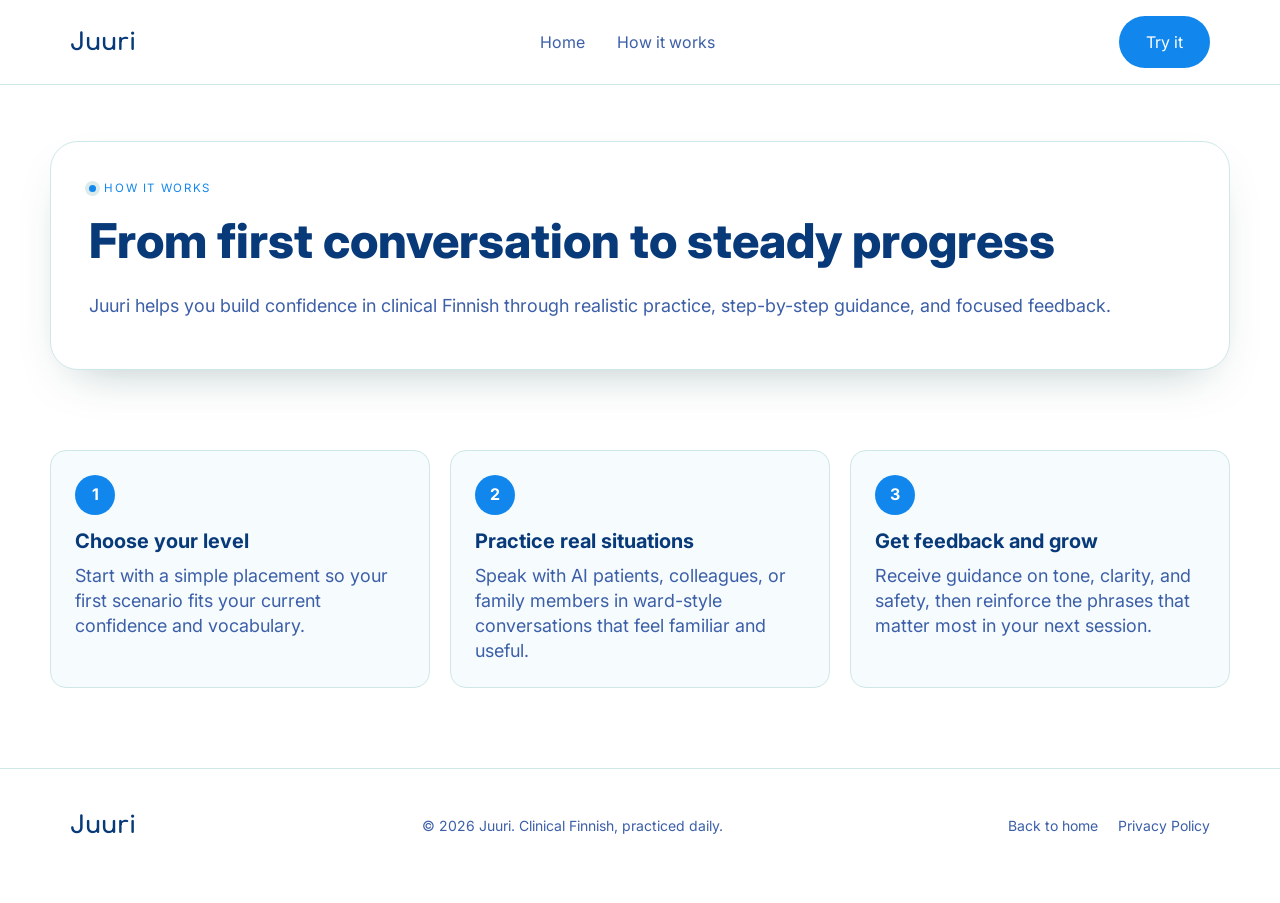
<file: how-it-works.html>
<!DOCTYPE html>
<html lang="en">
<head>
  <meta charset="UTF-8">
  <meta name="viewport" content="width=device-width, initial-scale=1.0">
  <title>How it works — Juuri</title>
  <link rel="preconnect" href="https://fonts.googleapis.com">
  <link href="https://fonts.googleapis.com/css2?family=Comfortaa:wght@700&family=Inter:wght@300;400;600;700;800&display=swap" rel="stylesheet">
  <link rel="stylesheet" href="styles.css">
</head>
<body>
  <a href="#main" class="skip-link">Skip to content</a>

  <header>
    <nav class="nav container">
      <a href="index.html" class="logo">Juuri</a>
      <div class="nav-links">
        <a href="index.html#features">Home</a>
        <a href="how-it-works.html">How it works</a>
      </div>
      <a href="index.html#contact" class="btn btn-primary nav-cta">Try it</a>
    </nav>
  </header>

  <main id="main">
    <section class="page-hero container">
      <div class="page-card">
        <span class="eyebrow">How it works</span>
        <h1>From first conversation to steady progress</h1>
        <p>Juuri helps you build confidence in clinical Finnish through realistic practice, step-by-step guidance, and focused feedback.</p>
      </div>
    </section>

    <section class="page-section container">
      <div class="page-grid">
        <article class="page-step">
          <div class="step-number">1</div>
          <h3>Choose your level</h3>
          <p>Start with a simple placement so your first scenario fits your current confidence and vocabulary.</p>
        </article>
        <article class="page-step">
          <div class="step-number">2</div>
          <h3>Practice real situations</h3>
          <p>Speak with AI patients, colleagues, or family members in ward-style conversations that feel familiar and useful.</p>
        </article>
        <article class="page-step">
          <div class="step-number">3</div>
          <h3>Get feedback and grow</h3>
          <p>Receive guidance on tone, clarity, and safety, then reinforce the phrases that matter most in your next session.</p>
        </article>
      </div>
    </section>
  </main>

  <footer>
    <div class="container footer-row">
      <div class="logo" style="font-size:1.5rem;">Juuri</div>
      <span>© 2026 Juuri. Clinical Finnish, practiced daily.</span>
      <div class="footer-links">
        <a href="index.html">Back to home</a>
        <a href="privacy.html">Privacy Policy</a>
      </div>
    </div>
  </footer>

  <script src="script.js"></script>
</body>
</html>
</file>
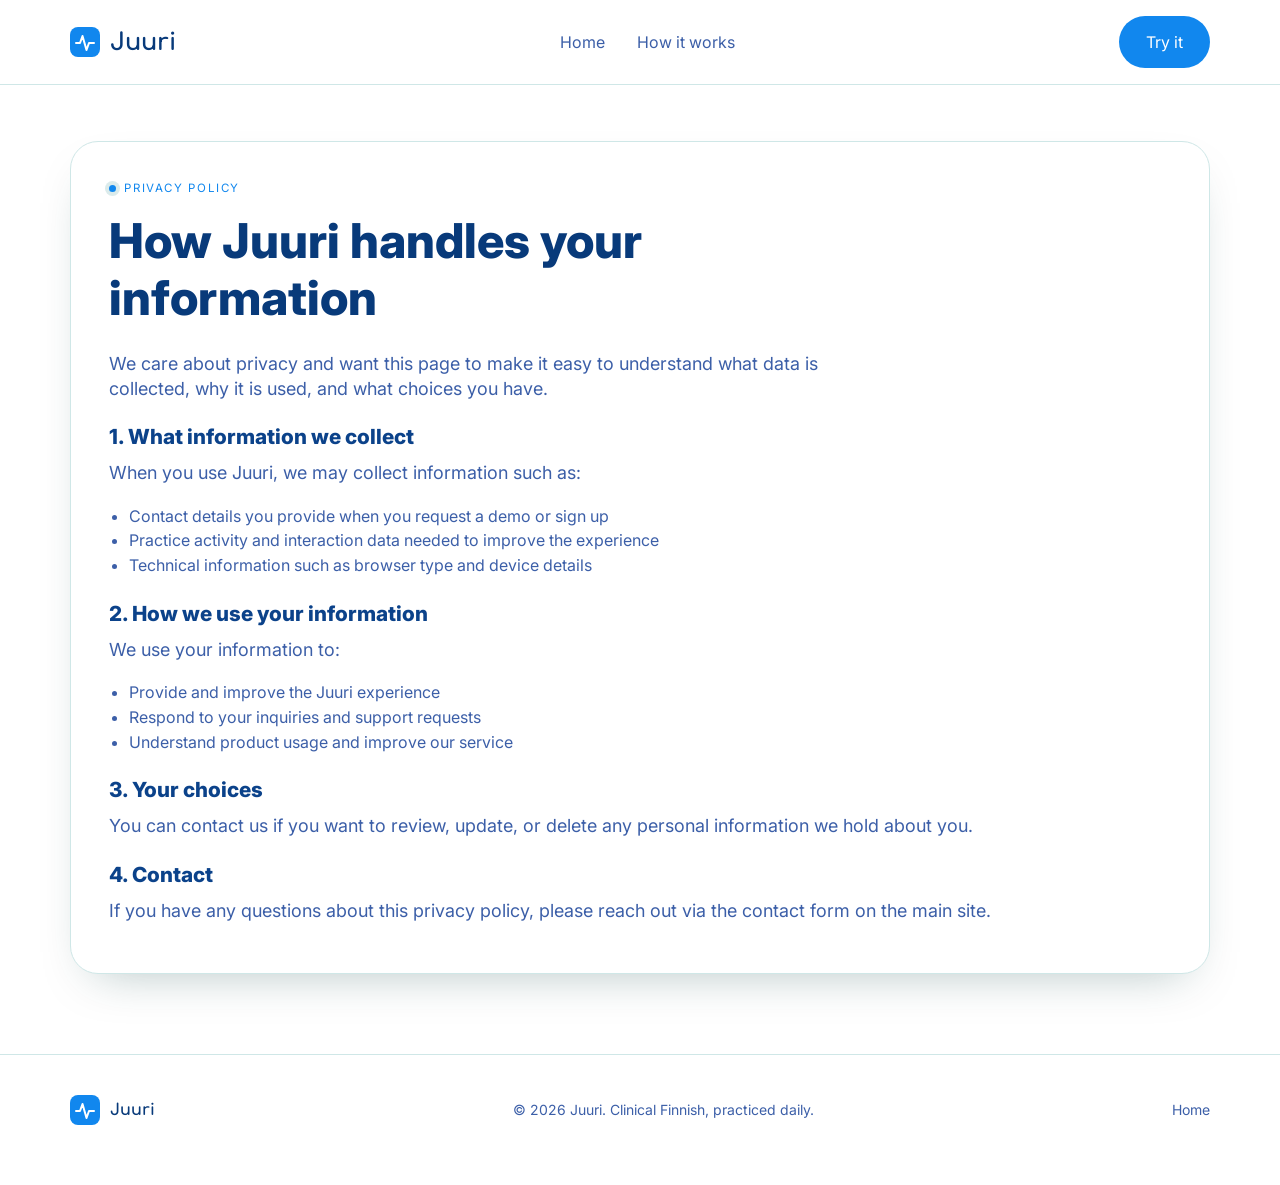
<file: privacy.html>
<!DOCTYPE html>
<html lang="en">
<head>
  <meta charset="UTF-8">
  <meta name="viewport" content="width=device-width, initial-scale=1.0">
  <title>Privacy Policy — Juuri</title>
  <link rel="preconnect" href="https://fonts.googleapis.com">
  <link href="https://fonts.googleapis.com/css2?family=Comfortaa:wght@700&family=Inter:wght@300;400;600;700;800&display=swap" rel="stylesheet">
  <link rel="stylesheet" href="styles.css">
</head>
<body>
  <a href="#main" class="skip-link">Skip to content</a>

  <header>
    <nav class="nav container">
      <a href="index.html" class="logo">
        <svg class="logo-mark" viewBox="0 0 30 30" fill="none">
          <rect width="30" height="30" rx="8" fill="#1187EE" />
          <path d="M6 16h4l2.5-7 4 14 2.5-7H24" stroke="#fff" stroke-width="2" stroke-linecap="round" stroke-linejoin="round" fill="none" />
        </svg>
        Juuri
      </a>
      <div class="nav-links">
        <a href="index.html#features">Home</a>
        <a href="index.html#how">How it works</a>
      </div>
      <a href="index.html#contact" class="btn btn-primary nav-cta">Try it</a>
    </nav>
  </header>

  <main id="main" class="policy-page">
    <div class="container">
      <div class="policy-card">
        <div class="policy-intro">
          <span class="eyebrow">Privacy policy</span>
          <h1>How Juuri handles your information</h1>
          <p>We care about privacy and want this page to make it easy to understand what data is collected, why it is used, and what choices you have.</p>
        </div>

        <div class="policy-content">
          <h2>1. What information we collect</h2>
          <p>When you use Juuri, we may collect information such as:</p>
          <ul>
            <li>Contact details you provide when you request a demo or sign up</li>
            <li>Practice activity and interaction data needed to improve the experience</li>
            <li>Technical information such as browser type and device details</li>
          </ul>

          <h2>2. How we use your information</h2>
          <p>We use your information to:</p>
          <ul>
            <li>Provide and improve the Juuri experience</li>
            <li>Respond to your inquiries and support requests</li>
            <li>Understand product usage and improve our service</li>
          </ul>

          <h2>3. Your choices</h2>
          <p>You can contact us if you want to review, update, or delete any personal information we hold about you.</p>

          <h2>4. Contact</h2>
          <p>If you have any questions about this privacy policy, please reach out via the contact form on the main site.</p>
        </div>
      </div>
    </div>
  </main>

  <footer>
    <div class="container footer-row">
      <div class="logo" style="font-size:1rem;">
        <svg class="logo-mark" viewBox="0 0 30 30" fill="none" width="22" height="22">
          <rect width="30" height="30" rx="8" fill="#1187EE" />
          <path d="M6 16h4l2.5-7 4 14 2.5-7H24" stroke="#fff" stroke-width="2" stroke-linecap="round" stroke-linejoin="round" fill="none" />
        </svg>
        Juuri
      </div>
      <span>© 2026 Juuri. Clinical Finnish, practiced daily.</span>
      <div class="footer-links">
        <a href="index.html#how">Home</a>
      </div>
    </div>
  </footer>

  <script src="script.js"></script>
</body>
</html>
</file>
<file: styles.css>
/* ============ TOKENS ============ */
:root{
  --white:#ffffff;
  --pale:#f6fbfd;
  --bg-blue:#e7f4fa;
  --bg-blue-deep:#d8edf5;
  --line:#cfe7e7;
  --teal:#1187EE;
  --teal-dark:#0A5FCC;
  --teal-deepest:#083A7A;
  --ink:#0B2F66;
  --ink-dark:#000A18;
  --ink-soft:#3C5FA8;
  --pulse:#e8a33d; /* single sparing highlight, used only in EKG dot */
  --bg-page:#e9f4fc;
  --navy-deep:#0a1e3f;
  --accent-light:#8fd3ff;
  --stroke-navy:#0B428A;
  --radius-sm:10px;
  --radius-md:16px;
  --radius-lg:28px;
  --radius-xl:36px;
  --shadow:0 20px 50px -25px rgba(10,60,60,.35);
  --display:'Comfortaa',cursive;
  --body:'Inter',sans-serif;
  --mono:'Inter',sans-serif;
  --maxw:1180px;
  --header-offset:96px;
}

*{box-sizing:border-box;}
html{scroll-behavior:smooth; scroll-padding-top:var(--header-offset);}
@media (prefers-reduced-motion: reduce){
  html{scroll-behavior:auto;}
  *{animation-duration:.001ms !important; animation-iteration-count:1 !important; transition-duration:.001ms !important;}
}
body{
  margin:0;
  font-family:var(--body);
  color:var(--ink);
  background:var(--white);
  -webkit-font-smoothing:antialiased;
  line-height:1.55;
}
h1,h2,h3,h4{
  font-family:var(--body);
  margin:0 0 .5em;
}
/* ---- type scale (per design system: Comfortaa = logo only, Inter = everything else) ---- */
h1{font-size:32px; font-weight:800; line-height:1.4; color:var(--teal-deepest);} /* hero heading */
h2{font-size:28px; font-weight:800; line-height:1.4; color:var(--stroke-navy);} /* main section heading */
h3,h4{font-size:18px; font-weight:700; line-height:1.4; color:var(--teal-deepest);} /* subsection heading */
@media (min-width:900px){
  h1{font-size:48px; line-height:1.2;}
  h2{font-size:40px; line-height:1.2;}
  h3,h4{font-size:20px; line-height:1.4;}
}

p{margin:0 0 1em; color:var(--ink-soft); font-size:16px; font-weight:400; line-height:1.4;}
@media (min-width:900px){p{font-size:18px;}}
a{color:inherit;}
img,svg{max-width:100%;display:block;}
.container{max-width:var(--maxw); margin:0 auto; padding:0 20px;}
.eyebrow{
  font-family:var(--mono);
  font-size:.72rem;
  letter-spacing:.14em;
  text-transform:uppercase;
  color:var(--teal);
  display:inline-flex;
  align-items:center;
  gap:8px;
  margin-bottom:14px;
}
.eyebrow::before{
  content:"";
  width:7px;height:7px;border-radius:50%;
  background:var(--teal);
  box-shadow:0 0 0 4px rgba(14,124,122,.15);
}
.btn{
  display:inline-flex;
  align-items:center;
  justify-content:center;
  gap:8px;
  padding:14px 26px;
  border-radius:999px;
  font-family:var(--body);
  font-weight:400;
  font-size:14px;
  line-height:1.4;
  text-decoration:none;
  border:1.5px solid transparent;
  cursor:pointer;
  transition:transform .18s ease, box-shadow .18s ease, background .18s ease, color .18s ease;
}
.btn-primary{background:var(--teal); color:var(--white);}
.btn-primary:hover{background:var(--teal-dark); transform:translateY(-2px); box-shadow:0 12px 24px -10px rgba(10,92,91,.55);}
.btn-ghost{background:transparent; color:var(--teal-dark); border-color:var(--line); }
.btn-ghost:hover{background:var(--bg-blue); transform:translateY(-2px);}
.btn-row{display:flex; flex-wrap:wrap; gap:14px;}

section{padding:88px 0;}
.section-head{max-width:640px; margin-bottom:52px;}
.section-head.center{margin-left:auto; margin-right:auto; text-align:center;}
.policy-page{padding:56px 0 80px;}
.policy-card{background:var(--white); border:1px solid var(--line); border-radius:var(--radius-lg); padding:32px clamp(20px,3vw,40px); box-shadow:var(--shadow);}
.policy-intro{max-width:720px; margin-bottom:24px;}
.policy-content h2{font-size:1.3rem; margin-top:24px; margin-bottom:10px;}
.policy-content h3{font-size:1.02rem; margin-top:18px; margin-bottom:8px;}
.policy-content ul{padding-left:20px; color:var(--ink-soft); margin:0 0 1em;}
.policy-content a{color:var(--teal-dark); text-decoration:none;}

.page-section{padding:56px 0 80px;}
.page-hero{padding:56px 0 24px;}
.page-card{background:var(--white); border:1px solid var(--line); border-radius:var(--radius-lg); padding:32px clamp(20px,3vw,40px); box-shadow:var(--shadow);}
.page-grid{display:grid; gap:20px; grid-template-columns:1fr;}
.page-step{background:var(--pale); border:1px solid var(--line); border-radius:var(--radius-md); padding:24px;}
.page-step h3{margin-bottom:8px;}
.page-step p{margin-bottom:0;}
.page-step .step-number{display:inline-flex; align-items:center; justify-content:center; width:40px; height:40px; border-radius:50%; background:var(--teal); color:var(--white); font-family:var(--body); font-weight:700; margin-bottom:12px;}
@media (min-width:760px){.page-grid{grid-template-columns:repeat(3, 1fr);}}

/* ============ how it works ============ */
.section-head p{max-width:60ch;}
/* ============ end ============ */


  /* HOW IT WORKS */
  .how-track{display:grid; grid-template-columns:repeat(3,1fr); gap:0;}
  .how-step{padding:0 28px 0 0;}
  .how-step:not(:last-child){border-right:1px solid var(--line); margin-right:28px;}
  .step-index{
    display:inline-flex; align-items:center; justify-content:center;
    width:44px; height:44px; border-radius:50%;
    background:var(--teal); color:var(--white);
    font-family:var(--display); font-weight:700; font-size:.9rem;
  }
  .how-step h3{font-size:1.15rem; margin-top:16px;}
  .how-step p{color:var(--ink-soft); font-size:.95rem; margin-top:10px;}
  @media (max-width:860px){
    .how-track{grid-template-columns:1fr; gap:32px;}
    .how-step:not(:last-child){border-right:none; margin-right:0; padding-bottom:28px; border-bottom:1px solid var(--line);}
  }

/* divider: EKG-style hairline instead of a plain rule */
.ekg-divider{width:100%; height:26px; opacity:.55;}

/* ============ REVEAL ANIMATION ============ */
.reveal{opacity:0; transform:translateY(22px); transition:opacity .7s ease, transform .7s ease;}
.reveal.is-visible{opacity:1; transform:translateY(0);}

/* ============ NAV ============ */
header{
  position:sticky; top:0; z-index:50;
  background:rgba(255,255,255,.86);
  backdrop-filter:blur(10px);
  border-bottom:1px solid var(--line);
}
.nav{display:flex; align-items:center; justify-content:space-between; padding:16px 20px;}
.logo{display:flex; align-items:center; gap:10px; font-family:var(--display); font-weight:700; font-size:1.5rem; color:var(--teal-deepest); text-decoration:none;}
.logo-mark{width:30px;height:30px;flex-shrink:0;}
.nav-links{display:none; gap:32px; font-family:var(--body); font-weight:400; font-size:14px; line-height:1.4;}
.nav-links a{text-decoration:none; color:var(--ink-soft); transition:color .15s;}
.nav-links a:hover{color:var(--teal-dark);}
.nav-cta{display:none;}
.nav-toggle{display:flex; background:none; border:none; cursor:pointer; padding:8px;}
.nav-toggle svg{width:24px;height:24px;}
.mobile-menu{
  display:none;
  flex-direction:column;
  gap:2px;
  padding:8px 20px 20px;
  border-top:1px solid var(--line);
  background:var(--white);
}
.mobile-menu.open{display:flex;}
.mobile-menu a{padding:12px 4px; text-decoration:none; color:var(--ink-soft); font-weight:500; border-bottom:1px solid var(--pale);}
.mobile-menu .btn{margin-top:12px;}

@media (min-width:900px){
  .nav-links{display:flex; font-size:16px;}
  .nav-cta{display:inline-flex;}
  .nav-toggle{display:none;}
  .btn{font-size:16px;}
  .footer-row{font-size:16px;}
}

/* ============ HERO ============ */
.hero{
  padding:72px 0 56px;
  background:
    radial-gradient(1100px 500px at 85% -10%, var(--bg-blue-deep), transparent 60%),
    linear-gradient(180deg, var(--white), var(--pale));
  overflow:hidden;
}
.hero-grid {
  display:grid;
  grid-template-columns:1.1fr .9fr;
  gap:40px;
  align-items:center;
}
.hero-title{margin-bottom:16px;}

.hero h1{font-size:clamp(2.1rem, 4.6vw, 3.2rem); max-width:15ch;}
.hero .lede{font-size:1.08rem; max-width:46ch;}
.hero-cta-wrap, .hero-ctas{margin-top:32px;}
.hero-meta{display:flex; gap:24px; margin-top:34px; flex-wrap:wrap;}
.hero-meta div{font-family:var(--mono); font-size:.78rem; color:var(--ink-soft);}
.hero-meta strong{display:block; font-family:var(--display); font-size:1.4rem; color:var(--teal-deepest);}

.hero-image{position:relative; width:100%; max-width:640px; margin:0 auto;}

.hero-visual{position:relative; display:flex; justify-content:center;}
.ekg-strip{
  position:absolute; top:-18px; left:0; width:100%; height:60px; opacity:.9;
}
.phone-stack{position:relative; width:100%; max-width:320px;}
.phone{
  position:relative;
  border-radius:34px;
  background:var(--white);
  box-shadow:var(--shadow);
  border:1px solid var(--line);
  overflow:hidden;
}
.phone-front{width:72%; margin:0 auto;}
.phone-behind{
  position:absolute; top:28px; right:-5%; width:44%;
  opacity:.9; transform:rotate(6deg);
  z-index:-1;
}

@media (max-width:900px){
  .hero-grid{grid-template-columns:1fr;}
  .phone-stack{max-width:280px; margin:0 auto;}
}

/* ============ FEATURES ============ */
.features-grid{
  display:grid;
  grid-template-columns:1fr;
  gap:20px;
}
.feature-card{
  background:var(--white);
  border:1px solid var(--line);
  border-radius:var(--radius-md);
  padding:30px 26px;
  transition:transform .25s ease, box-shadow .25s ease, border-color .25s ease;
}
.feature-card:hover{transform:translateY(-6px); box-shadow:var(--shadow); border-color:transparent;}
.feature-icon{
  width:48px; height:48px; border-radius:12px;
  background:var(--bg-blue);
  display:flex; align-items:center; justify-content:center;
  margin-bottom:18px;
}
.feature-icon svg{width:24px;height:24px; stroke:var(--teal-dark);}
.feature-card h3{font-size:1.1rem; margin-bottom:8px;}
.feature-card p{font-size:.94rem; margin-bottom:0;}
.feature-tag{
  font-family:var(--mono); font-size:.68rem; letter-spacing:.08em;
  color:var(--teal); text-transform:uppercase; margin-top:14px; display:block;
}

@media (min-width:700px){
  .features-grid{grid-template-columns:1fr 1fr;}
}

/* ============ HOW IT WORKS ============ */
.steps{
  display:grid;
  grid-template-columns:repeat(3, minmax(0, 1fr));
  gap:0;
  position:relative;
}
.step{
  padding:0 28px 0 0;
  min-height:100%;
}
.step:not(:last-child){
  border-right:1px solid var(--line);
  margin-right:28px;
}
.step-index{
  display:inline-flex;
  align-items:center;
  justify-content:center;
  width:44px;
  height:44px;
  border-radius:50%;
  background:var(--teal);
  color:var(--white);
  font-family:var(--display);
  font-weight:700;
  font-size:.9rem;
}
.step-body h3{font-size:1.15rem; margin-top:16px;}
.step-body p{margin:10px 0 0; max-width:56ch; color:var(--ink-soft); font-size:.95rem;}
.step-visual{
  margin-top:16px;
  border-radius:var(--radius-sm);
  border:1px solid var(--line);
  background:var(--white);
  padding:14px 16px;
  font-family:var(--mono);
  font-size:.82rem;
  color:var(--teal-deepest);
}

@media (max-width:860px){
  .steps{grid-template-columns:1fr; gap:32px;}
  .step{padding:0;}
  .step:not(:last-child){border-right:none; margin-right:0; padding-bottom:28px; border-bottom:1px solid var(--line);}
}

/* ============ AUDIENCE ============ */
.audience-grid{
  display:grid; grid-template-columns:1fr; gap:20px;
}
.audience-card{
  background:linear-gradient(180deg, var(--white), var(--pale));
  border:1px solid var(--line);
  border-radius:var(--radius-md);
  padding:28px;
  position:relative;
}
.audience-card .chart-tab{
  position:absolute; top:0; left:28px; transform:translateY(-50%);
  background:var(--teal); color:var(--white);
  font-family:var(--mono); font-size:.68rem; letter-spacing:.06em;
  padding:5px 12px; border-radius:999px;
}
.audience-card h3{font-size:1.08rem; margin-top:10px;}
@media (min-width:760px){
  .audience-grid{grid-template-columns:repeat(3,1fr);}
}

/* ============ TESTIMONIALS ============ */
.testi-grid{display:grid; grid-template-columns:1fr; gap:18px;}
.testi-card{
  background:var(--white);
  border:1px solid var(--line);
  border-left:4px solid var(--teal);
  border-radius:var(--radius-sm);
  padding:24px 24px 20px;
}
.testi-quote{font-size:1.02rem; color:var(--ink); font-style:normal;}
.testi-name{font-family:var(--mono); font-size:.78rem; color:var(--teal-dark); display:block; margin-top:14px;}
@media (min-width:760px){
  .testi-grid{grid-template-columns:repeat(3,1fr);}
}

/* ============ CONTACT ============ */
.contact-wrap{
  background:var(--teal-deepest);
  border-radius:var(--radius-lg);
  padding:48px 26px;
  color:var(--white);
  position:relative;
  overflow:hidden;
}
.contact-wrap::before{
  content:"";
  position:absolute; inset:0;
  background:radial-gradient(700px 260px at 90% 0%, rgba(232,163,61,.06), transparent 60%);
  pointer-events:none;
}
.contact-grid{display:grid; grid-template-columns:1fr; gap:36px; position:relative;}
.contact-wrap h2{color:var(--white);}
.contact-wrap p{color:#bfe0dd;}
.field{margin-bottom:16px;}
.field label{
  display:block; font-family:var(--mono); font-size:.72rem; letter-spacing:.06em;
  text-transform:uppercase; color:#9fd2ce; margin-bottom:6px;
}
.field input, .field textarea{
  width:100%; padding:13px 14px; border-radius:10px;
  border:1px solid rgba(255,255,255,.18);
  background:rgba(255,255,255,.06);
  color:var(--white);
  font-family:var(--body); font-size:.95rem;
}
.field input::placeholder, .field textarea::placeholder{color:#7fb8b4;}
.field input:focus, .field textarea:focus{
  outline:2px solid var(--pulse); outline-offset:1px;
  background:rgba(255,255,255,.1);
}
.field textarea{resize:vertical; min-height:110px;}
.form-note{font-size:.82rem; color:#8fc4c0; margin-top:14px;}
.form-success{
  display:none; align-items:center; gap:10px;
  background:rgba(255,255,255,.08); border:1px solid rgba(255,255,255,.2);
  padding:14px 16px; border-radius:10px; font-size:.9rem; margin-top:14px;
}
.form-success.show{display:flex;}

@media (min-width:800px){
  .contact-grid{grid-template-columns:1fr 1.1fr;}
}

/* ============ FOOTER ============ */
footer{
  padding:40px 0 60px;
  border-top:1px solid var(--line);
}
.footer-row{
  display:flex; flex-direction:column; gap:18px;
  font-family:var(--body); font-size:14px; font-weight:400; line-height:1.4; color:var(--ink-soft);
}
@media (min-width:700px){
  .footer-row{flex-direction:row; justify-content:space-between; align-items:center;}
}
.footer-links{display:flex; gap:20px; flex-wrap:wrap;}
.footer-links a{text-decoration:none; color:var(--ink-soft);}
.footer-links a:hover{color:var(--teal-dark);}

/* ============ MISC ============ */
.pill{
  display:inline-block; background:var(--bg-blue); color:var(--teal-dark);
  font-family:var(--mono); font-size:.7rem; padding:4px 10px; border-radius:999px; margin-bottom:10px;
}
.skip-link{
  position:absolute; left:-999px; top:0; background:var(--teal); color:#fff; padding:10px 16px; z-index:100;
}
.skip-link:focus{left:12px; top:12px;}
:focus-visible{outline:2px solid var(--teal); outline-offset:2px;}

/* ================================================================
   HOME PAGE (Juuri redesign)
   ================================================================ */
body.home{background:var(--bg-page);}
.home main{overflow-x:hidden;}

.btn-outline{background:transparent; color:var(--teal-dark); border-color:var(--teal);}
.btn-outline:hover{background:rgba(17,135,238,.08); transform:translateY(-2px);}
.btn-white{background:#ffffff; color:var(--teal-dark); border-color:#ffffff;}
.btn-white:hover{background:#eaf4fc; transform:translateY(-2px);}

/* ---------- home header / nav ---------- */
.home-header{position:sticky; top:0; z-index:50; background:transparent; border-bottom:none; backdrop-filter:none; padding:14px 20px 0; box-sizing:border-box;}
@media (min-width:900px){.home-header{padding-left:80px; padding-right:80px;}}
.home-nav{
  background:var(--teal);
  border-radius:999px;
  padding:10px 18px;
  box-shadow:0 14px 30px -18px rgba(10,60,120,.45);
}
.home-logo{color:#ffffff; text-transform:lowercase; font-size:1.3rem; padding-left:6px;}
.home-nav-links a{color:rgba(255,255,255,.9);}
.home-nav-links a:hover{color:#ffffff;}
.home-nav .nav-toggle svg{stroke:#ffffff;}
.home-mobile-menu{
  margin-top:8px; background:var(--teal); border:none; border-radius:20px; padding:10px 18px 16px;
}
.home-mobile-menu a{color:rgba(255,255,255,.9); border-bottom:1px solid rgba(255,255,255,.15);}
.home-mobile-menu .btn{margin-top:12px; border-bottom:none;}
.home-mobile-menu .btn-white{color:var(--teal-dark);}

/* ---------- hero ---------- */
.home-hero{padding:56px 0 40px; text-align:center;}
.home-hero-inner{max-width:760px;}
.home-hero-sub{max-width:44ch; margin:0 auto 28px;}
.home-hero-ctas{justify-content:center; margin-top:0; margin-bottom:104px;}
.home-hero-image-wrap{width:100%; padding:0 20px; margin-bottom:104px; box-sizing:border-box;}
.home-hero-image{
  border-radius:var(--radius-xl);
  overflow:hidden;
}
.home-hero-image img{width:100%; height:clamp(220px, 46vw, 560px); object-fit:cover;}
.home-hero-copy{max-width:64ch; margin:0 auto; padding:0 20px; font-size:24px; font-weight:300; line-height:1.4; color:var(--ink-dark);}
@media (min-width:900px){
  .home-hero-image-wrap{padding:0 80px;}
  .home-hero-copy{padding:0 40px;}
}
@media (min-width:900px){.home-hero-copy{font-size:32px;}}

/* ---------- moments that matter ---------- */
.home-moments{padding-top:24px;}
.section-head.center h2{color:var(--ink);}
.moments-track{
  display:flex; gap:20px; overflow-x:auto; scroll-snap-type:x mandatory;
  padding-bottom:4px; -webkit-overflow-scrolling:touch; scrollbar-width:none;
}
.moments-track::-webkit-scrollbar{display:none;}
.moment-card{
  flex:0 0 100%; scroll-snap-align:start;
  padding:20px;
}
.moment-image{
  border-radius:20px; overflow:hidden; margin-bottom:18px;
  border:1px solid var(--stroke-navy);
  box-shadow:2px 2px 0 0 var(--stroke-navy);
}
.moment-image img{width:100%; height:auto; aspect-ratio:274/320; object-fit:cover;}
.moment-card h3{margin-bottom:8px; color:var(--ink-dark)}
.moment-card p{font-size:14px; margin-bottom:0; color:var(--ink-dark);}
@media (min-width:900px){.moment-card p{font-size:16px;}}
.moments-nav{display:flex; justify-content:center; gap:14px; margin-top:20px;}
.moment-arrow{
  width:42px; height:42px; border-radius:50%; border:1px solid var(--line);
  background:#ffffff; color:var(--teal-dark); display:flex; align-items:center; justify-content:center;
  cursor:pointer; transition:background .15s, transform .15s;
}
.moment-arrow svg{width:18px; height:18px;}
.moment-arrow:hover{background:var(--bg-blue); transform:translateY(-2px);}
.moment-arrow:disabled{opacity:.35; cursor:not-allowed; pointer-events:none;}

@media (min-width:760px){
  .moments-track{overflow-x:visible; scroll-snap-type:none;}
  .moment-card{flex:1 1 0;}
  .moments-nav{display:none;}
}

/* ---------- how it works (dark) ---------- */
.home-steps{
  background:var(--navy-deep);
  border-radius:var(--radius-xl);
  margin:0 20px; padding:56px 20px;
  color:#ffffff;
}
@media (min-width:900px){
  .home-steps{margin:0 80px;}
}
.section-head.light h2, .section-head.light p{color:#ffffff;}
.section-head.light p{opacity:.75;}
.home-steps .accent{color:var(--accent-light);}

.steps-track{display:flex; flex-direction:column; gap:44px; max-width:1000px; margin:0 auto;}
.step-col{text-align:center;}
.step-badge{
  display:inline-flex; align-items:center; justify-content:center;
  width:36px; height:36px; border-radius:50%;
  background: #94CDFF; color: var(--ink-dark);
  font-family:var(--body); font-weight:700; font-size:.9rem;
  margin-bottom:18px;
}
.step-card-image{max-width:320px; margin:0 auto;}
.step-card-image img{width:100%; height:auto; display:block;}
.step-caption{color:#ffffff; font-size:1.05rem; margin:20px 0 8px;}
.step-desc{color:rgba(255,255,255,.72); font-size:14px; max-width:320px; margin:0 auto;}
@media (min-width:900px){.step-desc{font-size:16px;}}

@media (min-width:860px){
  .steps-track{flex-direction:row; align-items:center; gap:28px;}
  .step-col{flex:1;}
}

/* ---------- FAQ ---------- */
.home-faq{padding:80px 0;}
.section-head.center .accent-blue{color:var(--teal-dark); display:block;}
.faq-list{max-width:760px; margin:0 auto; border-top:1px solid var(--line);}
.faq-item{border-bottom:1px solid var(--line);}
.faq-question{
  width:100%; display:flex; align-items:center; justify-content:space-between; gap:16px;
  background:none; border:none; text-align:left; cursor:pointer;
  padding:20px 4px; font-family:var(--body); font-weight:700; font-size:17px; line-height:1.4; color:var(--ink);
}
@media (min-width:900px){.faq-question{font-size:24px;}}
.faq-icon{position:relative; width:18px; height:18px; flex-shrink:0;}
.faq-icon::before, .faq-icon::after{
  content:""; position:absolute; background:var(--teal-dark);
  border-radius:2px; transition:transform .2s ease;
}
.faq-icon::before{left:0; top:8px; width:18px; height:2px;}
.faq-icon::after{left:8px; top:0; width:2px; height:18px;}
.faq-item.is-open .faq-icon::after{transform:rotate(90deg);}
.faq-answer{max-height:0; overflow:hidden; transition:max-height .25s ease;}
.faq-answer p{padding:0 4px 20px; margin:0; font-size:14px;}
@media (min-width:900px){.faq-answer p{font-size:16px;}}
.faq-item.is-open .faq-answer{max-height:320px;}

/* ---------- final CTA ---------- */
.home-final-cta{padding:60px 0 90px; text-align:center;}
.home-final-cta h2{max-width:32ch; margin:0 auto 28px; color:var(--ink);}

/* ---------- home footer ---------- */
.home-footer{border-top:none; padding:36px 0 48px;}
.home-footer .logo{text-transform:lowercase; color:var(--ink);}

@media (min-width:900px){
  .home-hero{padding:64px 0 56px;}
}
</file>
